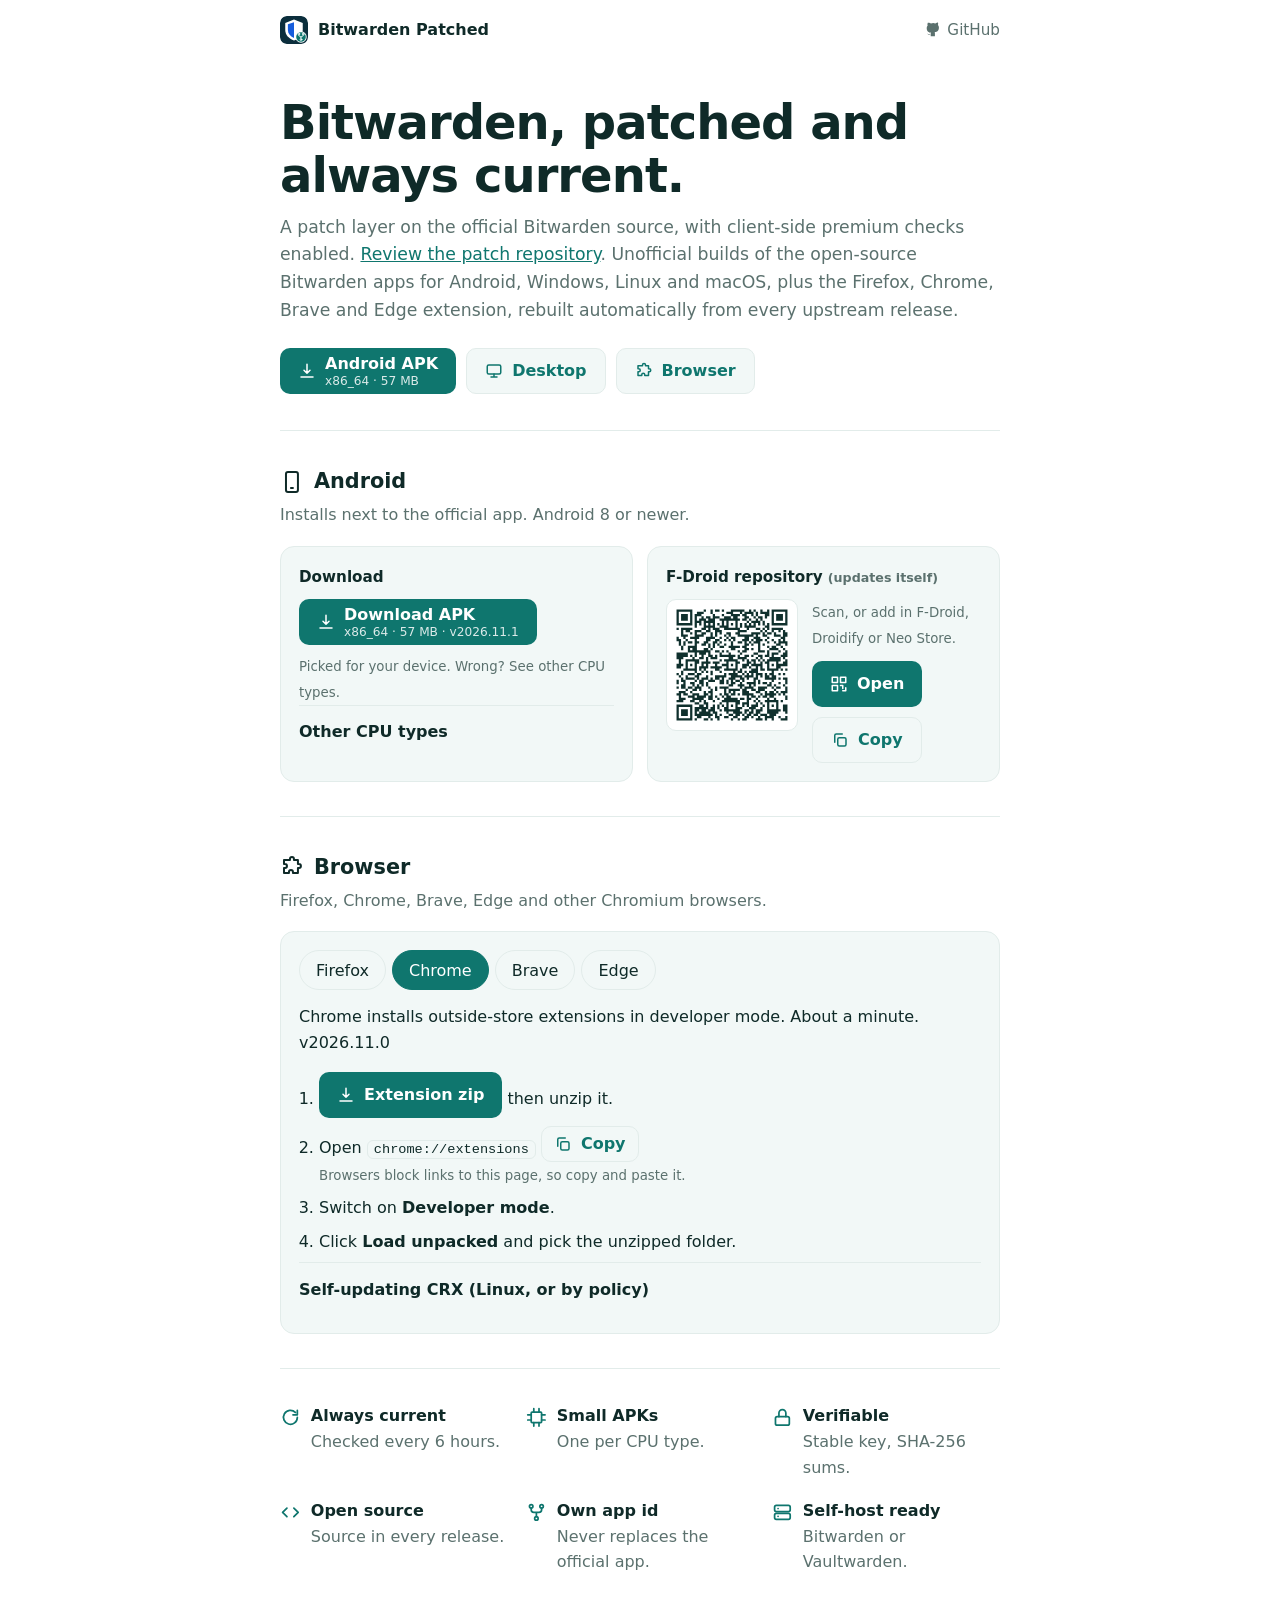
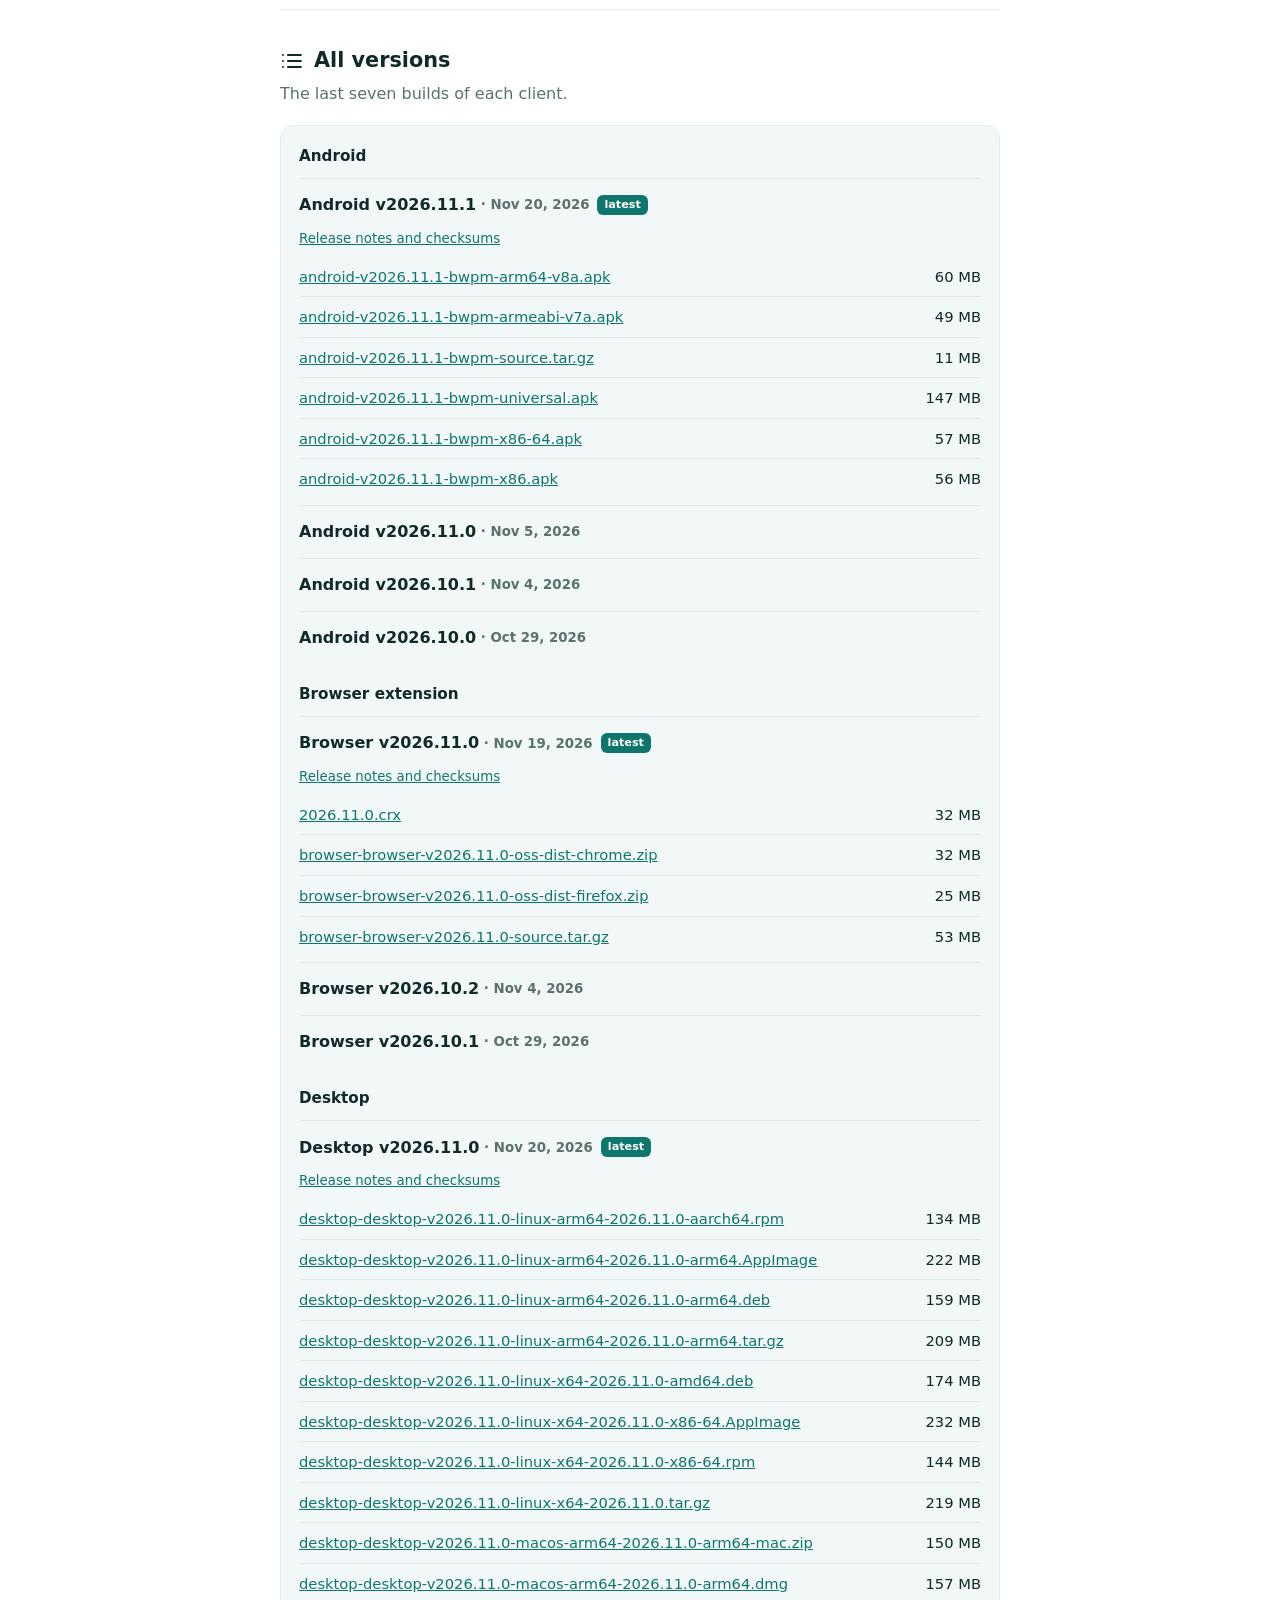
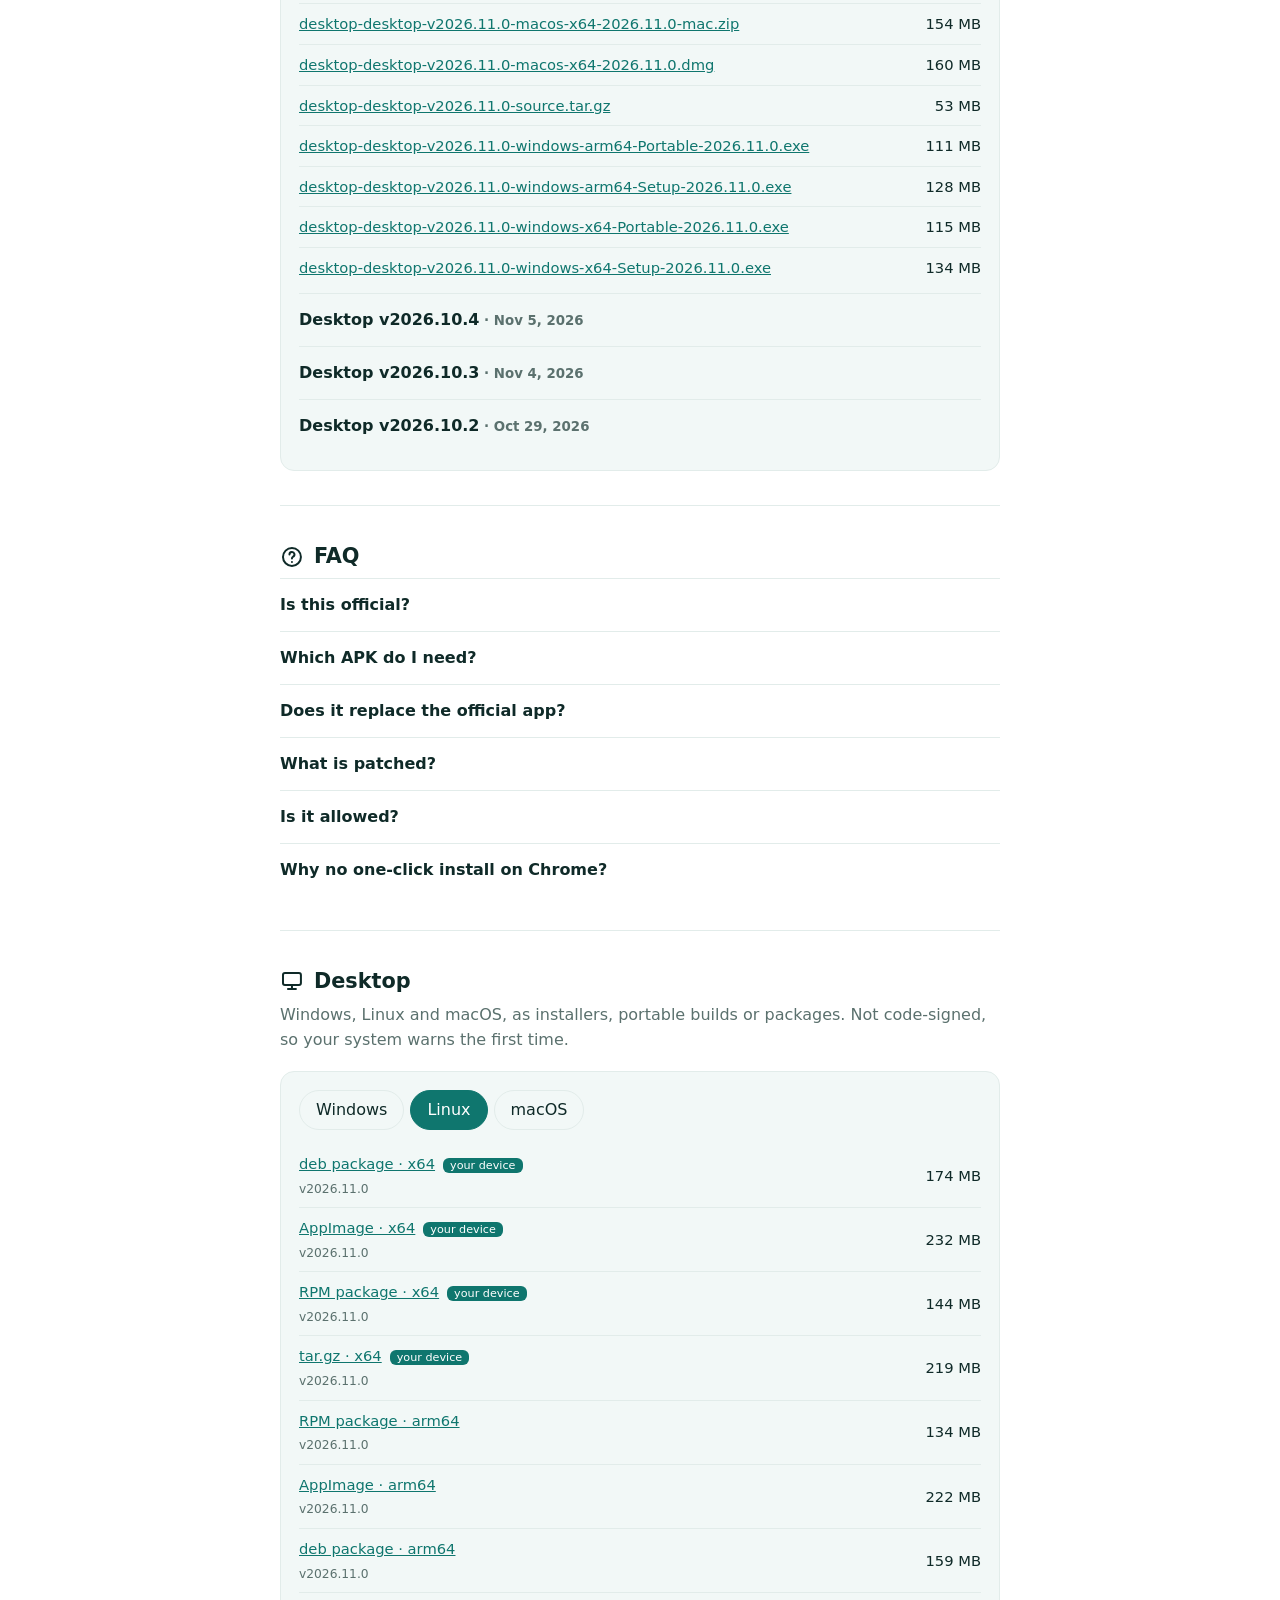
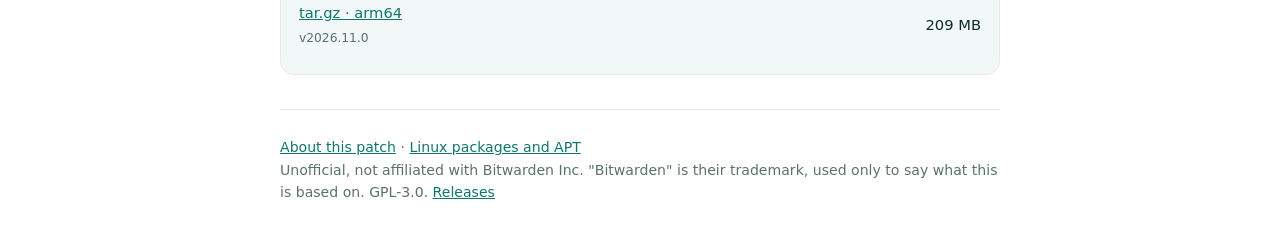
<file: index.html>
<!DOCTYPE html>
<html lang="en"><head><meta charset="utf-8">
<meta name="viewport" content="width=device-width,initial-scale=1,viewport-fit=cover">
<title>Bitwarden Patched: auto-updated Bitwarden for Android, Windows, Linux, macOS and browsers</title>
<meta name="description" content="Download patched, auto-updated builds of the open-source Bitwarden apps for Android (per-CPU APKs, F-Droid repo), Windows, Linux and macOS desktop, and the Firefox, Chrome, Brave and Edge extensions. Built from every upstream release.">
<meta name="keywords" content="Bitwarden, Bitwarden APK, Bitwarden F-Droid, Bitwarden TOTP, Bitwarden premium features, Vaultwarden client, Bitwarden fork, password manager">
<link rel="canonical" href="https://mkalmousli.github.io/BitwardenPatched/">
<meta name="theme-color" content="#0f766e"><meta name="color-scheme" content="light dark">
<link rel="icon" href="favicon.svg" type="image/svg+xml"><link rel="manifest" href="site.webmanifest">
<meta property="og:type" content="website"><meta property="og:site_name" content="Bitwarden Patched">
<meta property="og:title" content="Bitwarden Patched: auto-updated Bitwarden APK and browser extension">
<meta property="og:description" content="Patched builds of the open-source Bitwarden clients for Android, Windows, Linux, macOS, Firefox and Chromium browsers. Updated automatically.">
<meta property="og:url" content="https://mkalmousli.github.io/BitwardenPatched/">
<meta property="og:image" content="https://mkalmousli.github.io/BitwardenPatched/og.png"><meta property="og:image:width" content="1200"><meta property="og:image:height" content="630">
<meta name="twitter:card" content="summary_large_image"><meta name="twitter:title" content="Bitwarden Patched"><meta name="twitter:description" content="Auto-updated patched builds of the open-source Bitwarden apps for Android, Windows, Linux, macOS and browsers."><meta name="twitter:image" content="https://mkalmousli.github.io/BitwardenPatched/og.png">
<script type="application/ld+json">{"@context":"https://schema.org","@graph":[
{"@type":"SoftwareApplication","name":"Bitwarden Patched","applicationCategory":"SecurityApplication","operatingSystem":"Android 8+, Windows, Linux, macOS, Firefox, Chrome, Edge, Brave","description":"Unofficial patched builds of the open-source Bitwarden clients, rebuilt automatically from every upstream release.","url":"https://mkalmousli.github.io/BitwardenPatched/","image":"https://mkalmousli.github.io/BitwardenPatched/og.png","license":"https://www.gnu.org/licenses/gpl-3.0.html","isBasedOn":"https://github.com/bitwarden/android","offers":{"@type":"Offer","price":"0","priceCurrency":"USD"}},
{"@type":"FAQPage","mainEntity":[
{"@type":"Question","name":"Is Bitwarden Patched official?","acceptedAnswer":{"@type":"Answer","text":"No. It is an unofficial community fork built from the open-source Bitwarden clients and is not affiliated with Bitwarden Inc."}},
{"@type":"Question","name":"Which Android APK should I download?","acceptedAnswer":{"@type":"Answer","text":"Most phones made since 2017 need arm64-v8a. The site detects it for you. Older 32-bit phones need armeabi-v7a; emulators and Chromebooks usually need x86_64."}},
{"@type":"Question","name":"Does it replace the official Bitwarden app?","acceptedAnswer":{"@type":"Answer","text":"No. It uses its own application id (com.x8bit.bitwarden.patched), so it installs next to the official app."}},
{"@type":"Question","name":"How do I get automatic updates on Android?","acceptedAnswer":{"@type":"Answer","text":"Add the F-Droid repository from this page (scan the QR code) to F-Droid, Droidify or Neo Store."}}]}]}</script>
<link rel="stylesheet" href="style.css"></head><body>
<svg width="0" height="0" style="position:absolute" aria-hidden="true"><defs>
<symbol id="phone" viewBox="0 0 24 24"><rect x="6" y="2" width="12" height="20" rx="2"/><path d="M11 18h2"/></symbol>
<symbol id="monitor" viewBox="0 0 24 24"><rect x="3" y="4" width="18" height="12" rx="2"/><path d="M8 20h8M12 16v4"/></symbol><symbol id="puzzle" viewBox="0 0 24 24"><path d="M10 4a2 2 0 1 1 4 0v1h4v4h1a2 2 0 1 1 0 4h-1v5h-5v-1a2 2 0 1 0-4 0v1H4v-5h1a2 2 0 1 0 0-4H4V5h6z"/></symbol>
<symbol id="icon-dl" viewBox="0 0 24 24"><path d="M12 3v12m0 0l-4-4m4 4l4-4M4 20h16"/></symbol>
<symbol id="copy" viewBox="0 0 24 24"><rect x="9" y="9" width="11" height="11" rx="2"/><path d="M5 15V6a2 2 0 0 1 2-2h8"/></symbol>
<symbol id="check" viewBox="0 0 24 24"><path d="M5 12l5 5L20 7"/></symbol>
<symbol id="gh" viewBox="0 0 24 24"><path d="M9 19c-4 1-4-2-6-2m12 4v-3.5c0-1 .1-1.400-.5-2 3-.3 6-1.500 6-6.500a5 5 0 0 0-1.300-3.500 4.600 4.600 0 0 0-.1-3.500s-1.100-.3-3.500 1.300a12 12 0 0 0-6 0C6.200 2.300 5.100 2.600 5.100 2.600a4.600 4.600 0 0 0-.1 3.500A5 5 0 0 0 3.700 9.600c0 5 3 6.200 6 6.500-.6.600-.6 1.200-.5 2V21"/></symbol>
<symbol id="refresh" viewBox="0 0 24 24"><path d="M20 12a8 8 0 1 1-2.300-5.700M20 4v5h-5"/></symbol>
<symbol id="cpu" viewBox="0 0 24 24"><rect x="6" y="6" width="12" height="12" rx="1"/><path d="M9 2v4m6-4v4M9 18v4m6-4v4M2 9h4m-4 6h4m12-6h4m-4 6h4"/></symbol>
<symbol id="lock" viewBox="0 0 24 24"><rect x="4" y="11" width="16" height="10" rx="2"/><path d="M8 11V7a4 4 0 0 1 8 0v4"/></symbol>
<symbol id="code" viewBox="0 0 24 24"><path d="M8 7l-5 5 5 5m8-10l5 5-5 5"/></symbol>
<symbol id="fork" viewBox="0 0 24 24"><circle cx="6" cy="5" r="2"/><circle cx="18" cy="5" r="2"/><circle cx="12" cy="19" r="2"/><path d="M6 7v2a3 3 0 0 0 3 3h6a3 3 0 0 0 3-3V7M12 12v5"/></symbol>
<symbol id="server" viewBox="0 0 24 24"><rect x="3" y="4" width="18" height="7" rx="2"/><rect x="3" y="13" width="18" height="7" rx="2"/><path d="M7 7.500h.01M7 16.500h.01"/></symbol>
<symbol id="icon-qr" viewBox="0 0 24 24"><rect x="3" y="3" width="7" height="7"/><rect x="14" y="3" width="7" height="7"/><rect x="3" y="14" width="7" height="7"/><path d="M14 14h3v3m4 0v4h-4m0-3v-1"/></symbol>
<symbol id="help" viewBox="0 0 24 24"><circle cx="12" cy="12" r="9"/><path d="M9.500 9.500a2.500 2.500 0 1 1 3.500 2.300c-.7.400-1 .9-1 1.700M12 17h.01"/></symbol>
<symbol id="list" viewBox="0 0 24 24"><path d="M8 6h13M8 12h13M8 18h13M3 6h.01M3 12h.01M3 18h.01"/></symbol>
</defs></svg>
<a class="skip" href="#main">Skip to content</a>
<div class="wrap">
<header><svg class="logo" viewBox="0 0 64 64" aria-hidden="true"><rect width="64" height="64" rx="14" fill="#0b2e3c"/><path d="M32 8 12 16v16c0 12 8 19 20 24 12-5 20-12 20-24V16z" fill="#fff"/><path d="M32 14v36c-9-4-14-10-14-18V19z" fill="#175ddc"/><circle cx="48" cy="48" r="13" fill="#fff"/><circle cx="48" cy="48" r="11" fill="#0f766e"/><g stroke="#fff" stroke-width="2" fill="none" stroke-linecap="round"><path d="M43 41v4l5 3v5M53 41v4l-5 3"/><circle cx="43" cy="41" r="2" fill="#0f766e"/><circle cx="53" cy="41" r="2" fill="#0f766e"/><circle cx="48" cy="54" r="2" fill="#0f766e"/></g></svg>
<b>Bitwarden Patched</b><a href="https://github.com/mkalmousli/BitwardenPatched"><svg class="i fill"><use href="#gh"/></svg><span>GitHub</span></a></header>

<main id="main">
<h1>Bitwarden, patched and always current.</h1>
<p class="lead">A patch layer on the official Bitwarden source, with client-side premium checks enabled. <a href="https://github.com/mkalmousli/BitwardenPatched">Review the patch repository</a>. Unofficial builds of the open-source Bitwarden apps for Android, Windows, Linux and macOS, plus the Firefox, Chrome, Brave and Edge extension, rebuilt automatically from every upstream release.</p>
<div class="row"><a class="btn" id="heroApk" href="#android"><svg class="i"><use href="#phone"/></svg><span>Android</span></a><a class="btn alt" href="#desktop"><svg class="i"><use href="#monitor"/></svg><span>Desktop</span></a><a class="btn alt" href="#browser"><svg class="i"><use href="#puzzle"/></svg><span>Browser</span></a></div>

<section id="android" style="margin-top:36px"><h2><svg class="i"><use href="#phone"/></svg>Android</h2><p class="sub">Installs next to the official app. Android 8 or newer.</p>
<div class="two">
<div class="box"><h3>Download</h3><div id="apk" class="skeleton">Loading latest version...</div>
<details><summary>Other CPU types</summary><div id="apks"></div></details></div>
<div class="box"><h3>F-Droid repository <small>(updates itself)</small></h3>
<div class="qr"><img id="qr" src="fdroid-qr.svg" alt="QR code for the F-Droid repository" width="132" height="132">
<div><p class="muted" style="margin:0 0 10px"><small>Scan, or add in F-Droid, Droidify or Neo Store.</small></p>
<div class="row"><a class="btn" id="fd" href="#"><svg class="i"><use href="#icon-qr"/></svg>Open</a><button class="btn alt" id="cp" type="button"><svg class="i"><use href="#copy"/></svg>Copy</button></div></div></div></div>
</div></section>

<section id="browser"><h2><svg class="i"><use href="#puzzle"/></svg>Browser</h2><p class="sub">Firefox, Chrome, Brave, Edge and other Chromium browsers.</p>
<div class="box"><div class="tabs" id="tabs" role="tablist"></div><div id="bro" class="skeleton">Loading...</div></div></section>

<section><ul class="facts">
<li><svg class="i"><use href="#refresh"/></svg><div><b>Always current</b>Checked every 6 hours.</div></li>
<li><svg class="i"><use href="#cpu"/></svg><div><b>Small APKs</b>One per CPU type.</div></li>
<li><svg class="i"><use href="#lock"/></svg><div><b>Verifiable</b>Stable key, SHA-256 sums.</div></li>
<li><svg class="i"><use href="#code"/></svg><div><b>Open source</b>Source in every release.</div></li>
<li><svg class="i"><use href="#fork"/></svg><div><b>Own app id</b>Never replaces the official app.</div></li>
<li><svg class="i"><use href="#server"/></svg><div><b>Self-host ready</b>Bitwarden or Vaultwarden.</div></li>
</ul></section>

<section id="downloads"><h2><svg class="i"><use href="#list"/></svg>All versions</h2><p class="sub">The last seven builds of each client.</p>
<div class="box" id="dl">Loading...</div></section>

<section id="faq"><h2><svg class="i"><use href="#help"/></svg>FAQ</h2>
<details><summary>Is this official?</summary><p>No. It is an unofficial fork of the open-source Bitwarden clients, not affiliated with Bitwarden Inc.</p></details>
<details><summary>Which APK do I need?</summary><p>Most phones since 2017 need <b>arm64-v8a</b>, and the button above picks for you. Older 32-bit phones: <b>armeabi-v7a</b>. Emulators and Chromebooks: <b>x86_64</b>.</p></details>
<details><summary>Does it replace the official app?</summary><p>No. The app id is <code>com.x8bit.bitwarden.patched</code>, so both install side by side. You sign in with your normal account.</p></details>
<details><summary>What is patched?</summary><p>The client-side premium check, plus name, app id and logo badge. Encryption, networking and sync are untouched, and anything the server enforces still follows your plan. <a href="https://github.com/mkalmousli/BitwardenPatched#patches">Patch list</a>.</p></details>
<details><summary>Is it allowed?</summary><p>The clients are GPL-3.0, so modifying and redistributing them is permitted. Bitwarden's hosted service has its own terms; self-hosting is the intended setup.</p></details>
<details><summary>Why no one-click install on Chrome?</summary><p>Chrome, Brave and Edge only install outside-store extensions in developer mode. Firefox installs the signed add-on directly.</p></details>
</section>
</main>
<section id="desktop"><h2><svg class="i"><use href="#monitor"/></svg>Desktop</h2><p class="sub">Windows, Linux and macOS, as installers, portable builds or packages. Not code-signed, so your system warns the first time.</p>
<div class="box"><div class="tabs" id="ostabs" role="tablist"></div><div id="dsk" class="skeleton">Loading...</div></div></section>
<footer><a href="about.html">About this patch</a> · <a href="linux.html">Linux packages and APT</a><br>Unofficial, not affiliated with Bitwarden Inc. "Bitwarden" is their trademark, used only to say what this is based on. GPL-3.0. <a href="https://github.com/mkalmousli/BitwardenPatched/releases">Releases</a></footer>
</div>

<script type="module" src="js/main.js"></script>
</body></html>
</file>
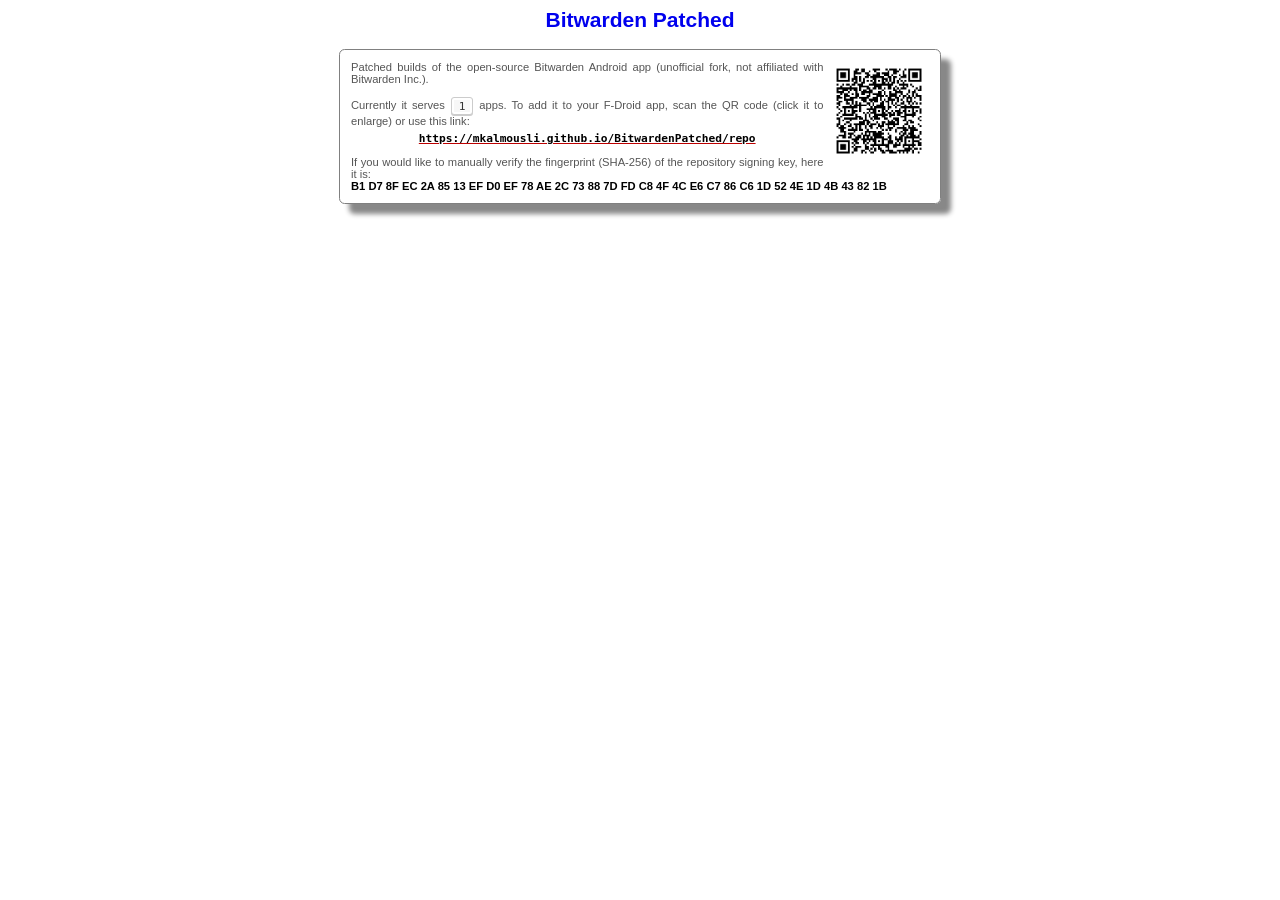
<file: repo/index.html>
<!-- auto-generated - fdroid index updates will overwrite this file -->
<!DOCTYPE html PUBLIC "-//W3C//DTD HTML 4.01 Transitional//EN">
<html>
  <head>
    <meta content="text/html; charset=utf-8" http-equiv="Content-Type">
    <meta content="width=device-width; initial-scale=1.0; minimum-scale=0.5; maximum-scale=2.0; user-scalable=1;" name="viewport">
    <title>
   Bitwarden Patched
    </title>
    <base href="index.html">
    <link href="index.css" rel="stylesheet" type="text/css">
    <link href="icons/icon.png" rel="icon" type="image/png">
    <link href="icons/icon.png" rel="shortcut icon" type="image/png">
    <meta content="Bitwarden Patched" property="og:site_name">
    <meta content="Bitwarden Patched" property="og:title">
    <meta content property="og:determiner">
    <meta content="Patched builds of the open-source Bitwarden Android app (unofficial fork, not affiliated with Bitwarden Inc.)." property="og:description">
    <meta content="index,nofollow" name="robots">
  </head>
  <body>
    <h2>
      Bitwarden Patched
    </h2>
    <div id="intro">
      <p style="margin-bottom:.2em;">
        <span style="float:right;width:100px;margin-left:.5em;">
          <a href="index.png" title="QR: test">
            <img alt="QR: test" src="index.png" width="100">
          </a>
        </span>
        Patched builds of the open-source Bitwarden Android app (unofficial fork, not affiliated with Bitwarden Inc.).
        <br>
        <br>
        Currently it serves
        <kbd>
          1
        </kbd>
        apps. To add it to your F-Droid app, scan the QR code (click it to enlarge) or use this link:
      </p>
      <p class="center" style="margin-top:.5em">
        <a href="https://fdroid.link/#https://mkalmousli.github.io/BitwardenPatched/repo?fingerprint=B1D78FEC2A8513EFD0EF78AE2C73887DFDC84F4CE6C786C61D524E1D4B43821B">
          <code style="color:#000000;font-weight:bold;">
            https://mkalmousli.github.io/BitwardenPatched/repo
          </code>
        </a>
      </p>
      <p>
        If you would like to manually verify the fingerprint (SHA-256) of the repository signing key, here it is:
        <br>
        <blockcode style="color:#000000;font-weight:bold;">
          B1 D7 8F EC 2A 85 13 EF D0 EF 78 AE 2C 73 88 7D FD C8 4F 4C E6 C7 86 C6 1D 52 4E 1D 4B 43 82 1B
        </blockcode>
      </p>
    </div>
  </body>
</html>
</file>
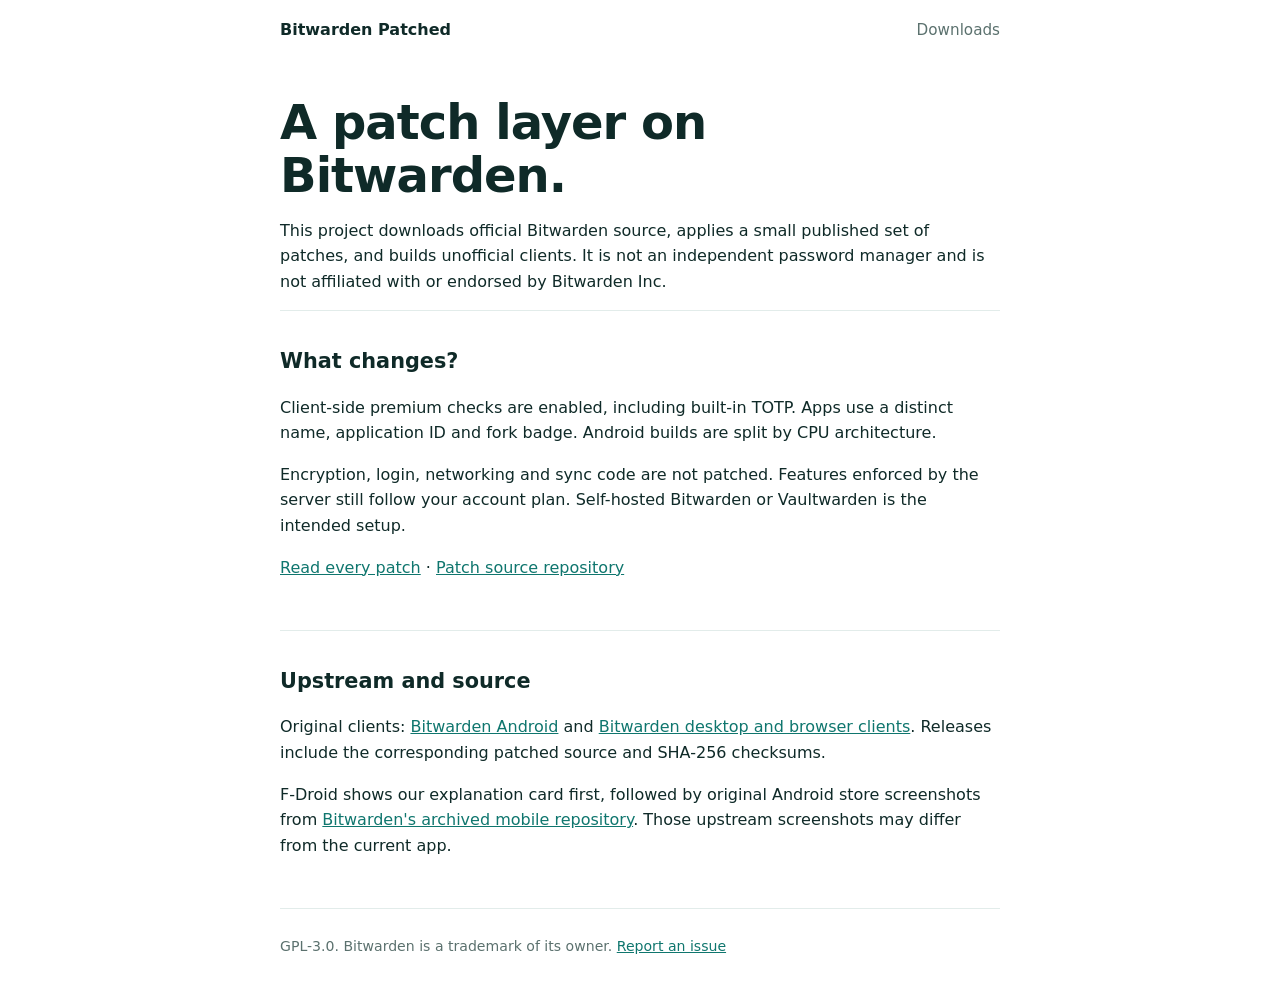
<file: about.html>
<!doctype html>
<html lang="en">
<head>
<meta charset="utf-8"><meta name="viewport" content="width=device-width,initial-scale=1">
<title>About the Bitwarden patch</title><link rel="stylesheet" href="style.css">
</head>
<body><main class="wrap">
<header><b>Bitwarden Patched</b><a href="index.html">Downloads</a></header>
<h1>A patch layer on Bitwarden.</h1>
<p>This project downloads official Bitwarden source, applies a small published set of patches,
and builds unofficial clients. It is not an independent password manager and is not affiliated
with or endorsed by Bitwarden Inc.</p>
<section><h2>What changes?</h2>
<p>Client-side premium checks are enabled, including built-in TOTP. Apps use a distinct name,
application ID and fork badge. Android builds are split by CPU architecture.</p>
<p>Encryption, login, networking and sync code are not patched. Features enforced by the
server still follow your account plan. Self-hosted Bitwarden or Vaultwarden is the intended setup.</p>
<p><a href="https://github.com/mkalmousli/BitwardenPatched#patches">Read every patch</a> ·
<a href="https://github.com/mkalmousli/BitwardenPatched">Patch source repository</a></p></section>
<section><h2>Upstream and source</h2>
<p>Original clients: <a href="https://github.com/bitwarden/android">Bitwarden Android</a> and
<a href="https://github.com/bitwarden/clients">Bitwarden desktop and browser clients</a>.
Releases include the corresponding patched source and SHA-256 checksums.</p>
<p>F-Droid shows our explanation card first, followed by original Android store screenshots
from <a href="https://github.com/bitwarden/mobile/tree/b543459f8d71324aa11914da1e6f6ad3d7abce54/store/google/en/screenshots">Bitwarden's archived mobile repository</a>.
Those upstream screenshots may differ from the current app.</p></section>
<footer>GPL-3.0. Bitwarden is a trademark of its owner.
<a href="https://github.com/mkalmousli/BitwardenPatched/issues">Report an issue</a></footer>
</main></body></html>
</file>
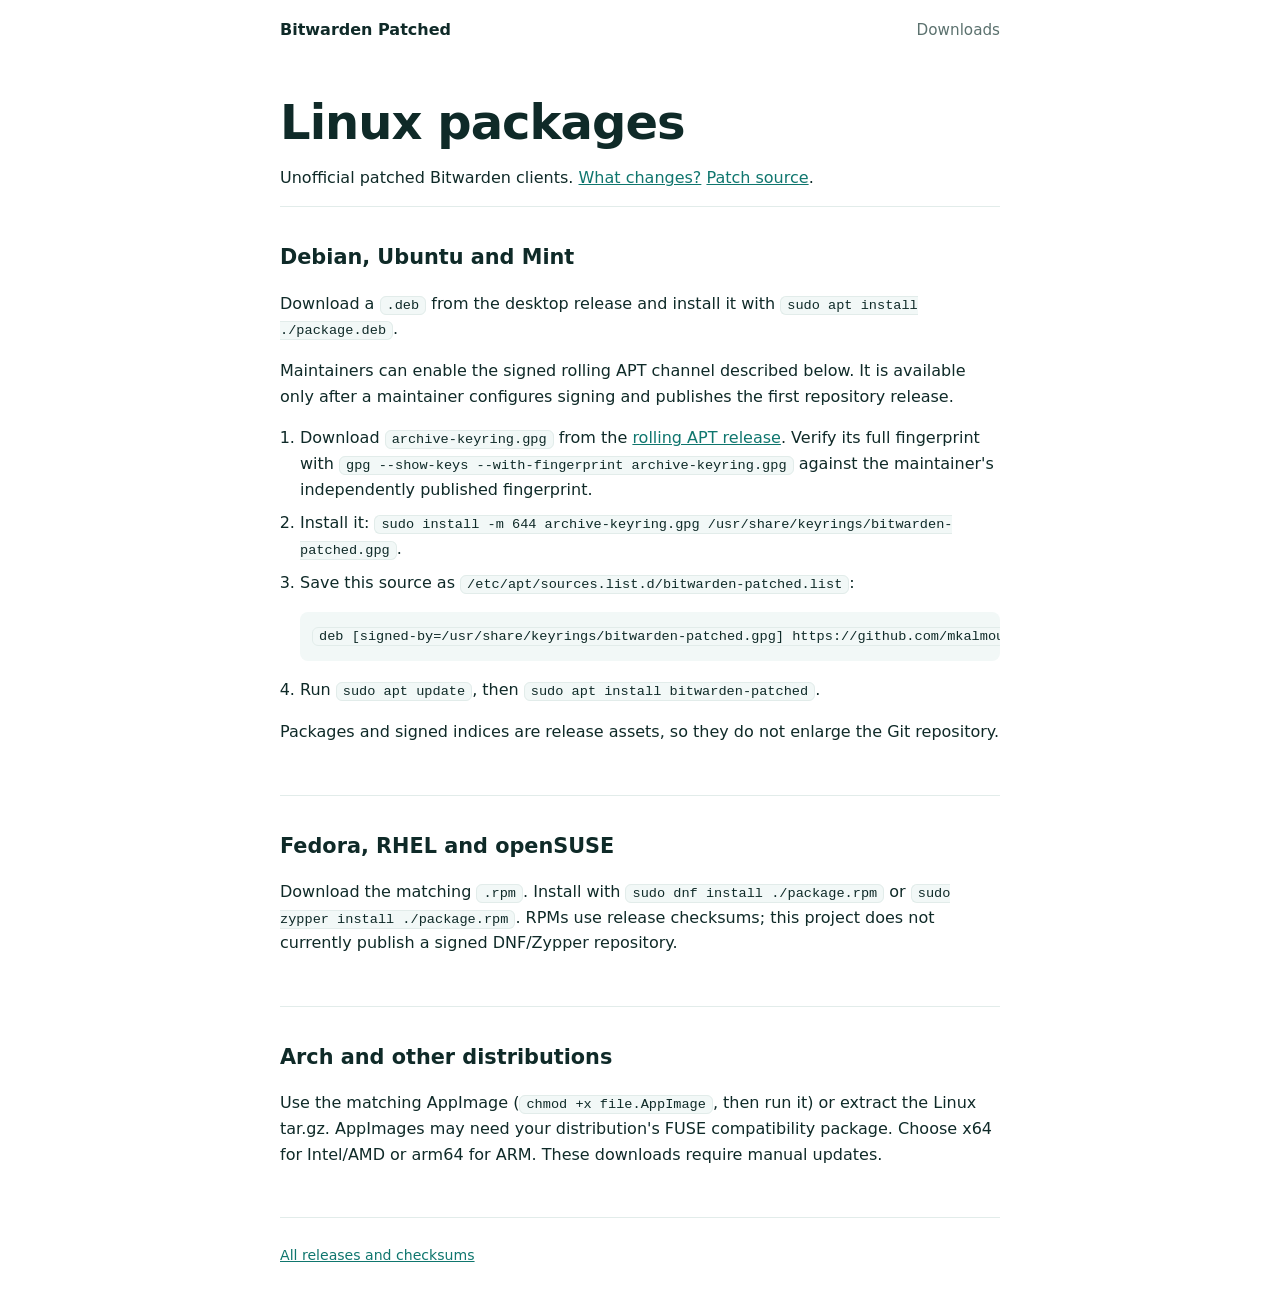
<file: linux.html>
<!doctype html>
<html lang="en">
<head><meta charset="utf-8"><meta name="viewport" content="width=device-width,initial-scale=1">
<title>Linux packages — Bitwarden Patched</title><link rel="stylesheet" href="style.css"></head>
<body><main class="wrap">
<header><b>Bitwarden Patched</b><a href="index.html#desktop">Downloads</a></header>
<h1>Linux packages</h1>
<p>Unofficial patched Bitwarden clients. <a href="about.html">What changes?</a>
<a href="https://github.com/mkalmousli/BitwardenPatched">Patch source</a>.</p>
<section><h2>Debian, Ubuntu and Mint</h2>
<p>Download a <code>.deb</code> from the desktop release and install it with
<code>sudo apt install ./package.deb</code>.</p>
<p>Maintainers can enable the signed rolling APT channel described below. It is available
only after a maintainer configures signing and publishes the first repository release.</p>
<ol><li>Download <code>archive-keyring.gpg</code> from the
<a href="https://github.com/mkalmousli/BitwardenPatched/releases/tag/rolling-apt">rolling APT release</a>.
Verify its full fingerprint with <code>gpg --show-keys --with-fingerprint archive-keyring.gpg</code>
against the maintainer's independently published fingerprint.</li>
<li>Install it: <code>sudo install -m 644 archive-keyring.gpg /usr/share/keyrings/bitwarden-patched.gpg</code>.</li>
<li>Save this source as <code>/etc/apt/sources.list.d/bitwarden-patched.list</code>:
<pre><code>deb [signed-by=/usr/share/keyrings/bitwarden-patched.gpg] https://github.com/mkalmousli/BitwardenPatched/releases/download/rolling-apt/ ./</code></pre></li>
<li>Run <code>sudo apt update</code>, then <code>sudo apt install bitwarden-patched</code>.</li></ol>
<p>Packages and signed indices are release assets, so they do not enlarge the Git repository.</p></section>
<section><h2>Fedora, RHEL and openSUSE</h2>
<p>Download the matching <code>.rpm</code>. Install with <code>sudo dnf install ./package.rpm</code>
or <code>sudo zypper install ./package.rpm</code>. RPMs use release checksums; this project
does not currently publish a signed DNF/Zypper repository.</p></section>
<section><h2>Arch and other distributions</h2>
<p>Use the matching AppImage (<code>chmod +x file.AppImage</code>, then run it) or extract
the Linux tar.gz. AppImages may need your distribution's FUSE compatibility package.
Choose x64 for Intel/AMD or arm64 for ARM. These downloads require manual updates.</p></section>
<footer><a href="https://github.com/mkalmousli/BitwardenPatched/releases">All releases and checksums</a></footer>
</main></body></html>
</file>
<file: style.css>
:root{--a:#0f766e;--a2:#14b8a6;--bg:#fff;--ink:#0f2a28;--mut:#5b716e;--line:#e2ecea;--soft:#f2f8f7;--on:#fff}
@media(prefers-color-scheme:dark){:root{--a:#2dd4bf;--a2:#14b8a6;--bg:#081a1b;--ink:#e6f4f2;--mut:#90b0ab;--line:#1a3b3b;--soft:#0e2527;--on:#042f2e}}
*{box-sizing:border-box;-webkit-tap-highlight-color:transparent}
a,button,summary{touch-action:manipulation}button,.btn,summary{-webkit-user-select:none;user-select:none}
:focus:not(:focus-visible){outline:none}:focus-visible{outline:2px solid var(--a2);outline-offset:2px}
html{scroll-behavior:smooth}
body{margin:0;font:16px/1.6 system-ui,-apple-system,"Segoe UI",Roboto,sans-serif;color:var(--ink);background:var(--bg);-webkit-text-size-adjust:100%}
a{color:var(--a)}
.i{width:1.15em;height:1.15em;fill:none;stroke:currentColor;stroke-width:2;stroke-linecap:round;stroke-linejoin:round;flex:none}
.wrap{max-width:760px;margin:auto;padding:0 20px}
.skip{position:absolute;left:-999px}.skip:focus{left:8px;top:8px;background:#fff;color:#000;padding:8px;z-index:9}
header{display:flex;align-items:center;gap:10px;height:60px}
.logo{width:28px;height:28px;border-radius:7px}
header b{margin-right:auto}
header a{color:var(--mut);text-decoration:none;display:flex;align-items:center;gap:6px;font-size:.95rem}
h1{font-size:clamp(2rem,7vw,3rem);line-height:1.1;margin:36px 0 12px;letter-spacing:-.02em}
.lead{color:var(--mut);font-size:1.08rem;margin:0 0 24px}
.row{display:flex;gap:10px;flex-wrap:wrap}
.btn{display:inline-flex;align-items:center;justify-content:center;gap:9px;background:var(--a);color:var(--on);text-decoration:none;border:0;border-radius:10px;padding:0 18px;min-height:46px;font:inherit;font-weight:600;cursor:pointer;transition:opacity .15s,transform .1s}
.btn:hover{opacity:.9}.btn:active{transform:scale(.97)}
.btn.alt{background:var(--soft);color:var(--a);border:1px solid var(--line)}
.btn small{display:block;font-weight:400;font-size:.76rem;opacity:.85;line-height:1.2;color:inherit}
.btn .i{width:18px;height:18px}.i.fill{fill:currentColor;stroke:none}
.btn span{text-align:left;line-height:1.25}
section{padding:34px 0;border-top:1px solid var(--line)}
h2{display:flex;align-items:center;gap:10px;font-size:1.3rem;margin:0 0 4px}
.sub{color:var(--mut);margin:0 0 18px}
.box{border:1px solid var(--line);border-radius:14px;padding:18px;background:var(--soft)}
.two{display:grid;grid-template-columns:1fr 1fr;gap:14px}
@media(max-width:640px){.two{grid-template-columns:1fr}.btn.full{width:100%}}
.qr{display:flex;gap:14px;align-items:flex-start}
.qr img{width:132px;height:132px;border-radius:10px;background:#fff;padding:5px;border:1px solid var(--line);flex:none}
h3{font-size:.95rem;margin:0 0 10px}
.muted,small{color:var(--mut)}
code{background:var(--soft);border:1px solid var(--line);padding:1px 6px;border-radius:6px;font-size:.85rem;overflow-wrap:anywhere}
.tabs{display:flex;gap:6px;flex-wrap:wrap;margin-bottom:14px}
.tabs button{border:1px solid var(--line);background:none;color:var(--ink);border-radius:999px;padding:0 16px;min-height:40px;font:inherit;cursor:pointer}
.tabs button.on{background:var(--a);color:var(--on);border-color:var(--a)}
ol{padding-left:20px;margin:8px 0}li{margin:8px 0}
table{width:100%;border-collapse:collapse;font-size:.92rem}td{padding:8px 0;border-bottom:1px solid var(--line)}td:last-child{text-align:right;white-space:nowrap}tr:last-child td{border:0}
details{border-top:1px solid var(--line);padding:6px 0}details:first-child{border:0}
summary{cursor:pointer;font-weight:600;min-height:40px;display:flex;align-items:center}
summary::marker{color:var(--mut)}
.tag{font-size:.7rem;background:var(--a);color:var(--on);border-radius:6px;padding:1px 7px;margin-left:8px}
.facts{display:grid;grid-template-columns:repeat(auto-fit,minmax(200px,1fr));gap:18px;list-style:none;padding:0;margin:0}
.facts li{display:flex;gap:10px;align-items:flex-start;margin:0;color:var(--mut)}.facts .i{color:var(--a);margin-top:4px;width:1.3em;height:1.3em}.facts b{color:var(--ink);display:block}
footer{border-top:1px solid var(--line);padding:26px 0 48px;color:var(--mut);font-size:.88rem}
.skeleton{color:var(--mut)}
@media(prefers-reduced-motion:reduce){*{transition:none!important;scroll-behavior:auto!important}}
pre{overflow-x:auto;padding:12px;background:var(--soft);border-radius:8px}
</file>
<file: repo/index.css>
/* auto-generated - fdroid index updates will overwrite this file */
BODY {
  font-family         : Arial, Helvetica, Sans-Serif;
  color               : #0000ee;
  background-color    : #ffffff;
}
p {
  text-align          : justify;
}
p.center {
  text-align          : center;
}
TD {
  font-family         : Arial, Helvetica, Sans-Serif;
  color               : #0000ee;
}
body,td {
  font-size           : 14px;
}
TH {
  font-family         : Arial, Helvetica, Sans-Serif;
  color               : #0000ee;
  background-color    : #F5EAD4;
}
a:link {
  color               : #bb0000;
}
a:visited {
  color               : #ff0000;
}
.zitat {
  margin-left         : 1cm;
  margin-right        : 1cm;
  font-style          : italic;
}
#intro {
  border-spacing      : 1em;
  border              : 1px solid gray;
  border-radius       : 0.5em;
  box-shadow          : 10px 10px 5px #888;
  margin              : 1.5em;
  font-size           : .9em;
  width               : 600px;
  max-width           : 90%;
  display             : table;
  margin-left         : auto;
  margin-right        : auto;
  font-size           : .8em;
  color               : #555555;
}
#intro > p {
  margin-top          : 0;
}
#intro p:last-child {
  margin-bottom       : 0;
}
.last {
  border-bottom       : 1px solid black;
  padding-bottom      : .5em;
  text-align          : center;
}
table {
  border-collapse     : collapse;
}
h2 {
  text-align          : center;
}
.perms {
  font-family         : monospace;
  font-size           : .8em;
}
.repoapplist {
  display             : table;
  border-collapse     : collapse;
  margin-left         : auto;
  margin-right        : auto;
  width               : 600px;
  max-width           : 90%;
}
.approw, appdetailrow {
  display             : table-row;
}
.appdetailrow {
  display             : flex;
  padding             : .5em;
}
.appiconbig, .appdetailblock, .appdetailcell {
  display             : table-cell
}
.appiconbig {
  vertical-align      : middle;
  text-align          : center;
}
.appdetailinner {
  width               : 100%;
}
.applinkcell {
  text-align          : center;
  float               : right;
  width               : 100%;
  margin-bottom       : .1em;
}
.paddedlink {
  margin              : 1em;
}
.approw {
  border-spacing      : 1em;
  border              : 1px solid gray;
  border-radius       : 0.5em;
  padding             : 0.5em;
  margin              : 1.5em;
}
.appdetailinner .appdetailrow:first-child {
  background-color    : #d5d5d5;
}
.appdetailinner .appdetailrow:first-child .appdetailcell {
  min-width           : 33%;
  flex                : 1 33%;
  text-align          : center;
}
.appdetailinner .appdetailrow:first-child .appdetailcell:first-child {
  text-align          : left;
}
.appdetailinner .appdetailrow:first-child .appdetailcell:last-child {
  float               : none;
  text-align          : right;
}
.minor-details {
  font-size           : .8em;
  color               : #555555;
}
.boldname {
  font-weight         : bold;
}
#appcount {
  text-align          : center;
  margin-bottom       : .5em;
}
kbd {
  padding             : 0.1em 0.6em;
  border              : 1px solid #CCC;
  background-color    : #F7F7F7;
  color               : #333;
  box-shadow          : 0px 1px 0px rgba(0, 0, 0, 0.2), 0px 0px 0px 2px #FFF inset;
  border-radius       : 3px;
  display             : inline-block;
  margin              : 0px 0.1em;
  text-shadow         : 0px 1px 0px #FFF;
  white-space         : nowrap;
}
div.filterline, div.repoline {
  display             : table;
  margin-left         : auto;
  margin-right        : auto;
  margin-bottom       : 1em;
  vertical-align      : middle;
  display             : table;
  font-size           : .8em;
}
.filterline form {
  display             : table-row;
}
.filterline .filtercell {
  display             : table-cell;
  vertical-align      : middle;
}
fieldset {
  float               : left;
}
fieldset select, fieldset input, #reposelect select, #reposelect input {
  font-size           : .9em;
}
.pager {
  display             : table;
  margin-left         : auto;
  margin-right        : auto;
  width               : 600px;
  max-width           : 90%;
  padding-top         : .6em;
}
/* should correspond to .repoapplist */
.pagerrow {
  display             : table-row;
}
.pagercell {
  display             : table-cell;
}
.pagercell.left {
  text-align          : left;
  padding-right       : 1em;
}
.pagercell.middle {
  text-align          : center;
  font-size           : .9em;
  color               : #555;
}
.pagercell.right {
  text-align          : right;
  padding-left        : 1em;
}
.anti {
  color               : peru;
}
.antibold {
  color               : crimson;
}
#footer {
  text-align          : center;
  margin-top          : 1em;
  font-size           : 11px;
  color               : #555;
}
#footer img {
  vertical-align      : middle;
}
@media (max-width: 600px) {
  .repoapplist {
    display             : block;
  }
  .appdetailinner, .appdetailrow {
    display             : block;
  }
  .appdetailcell {
    display             : block;
    float               : left;
    line-height         : 1.5em;
  }
}
</file>
